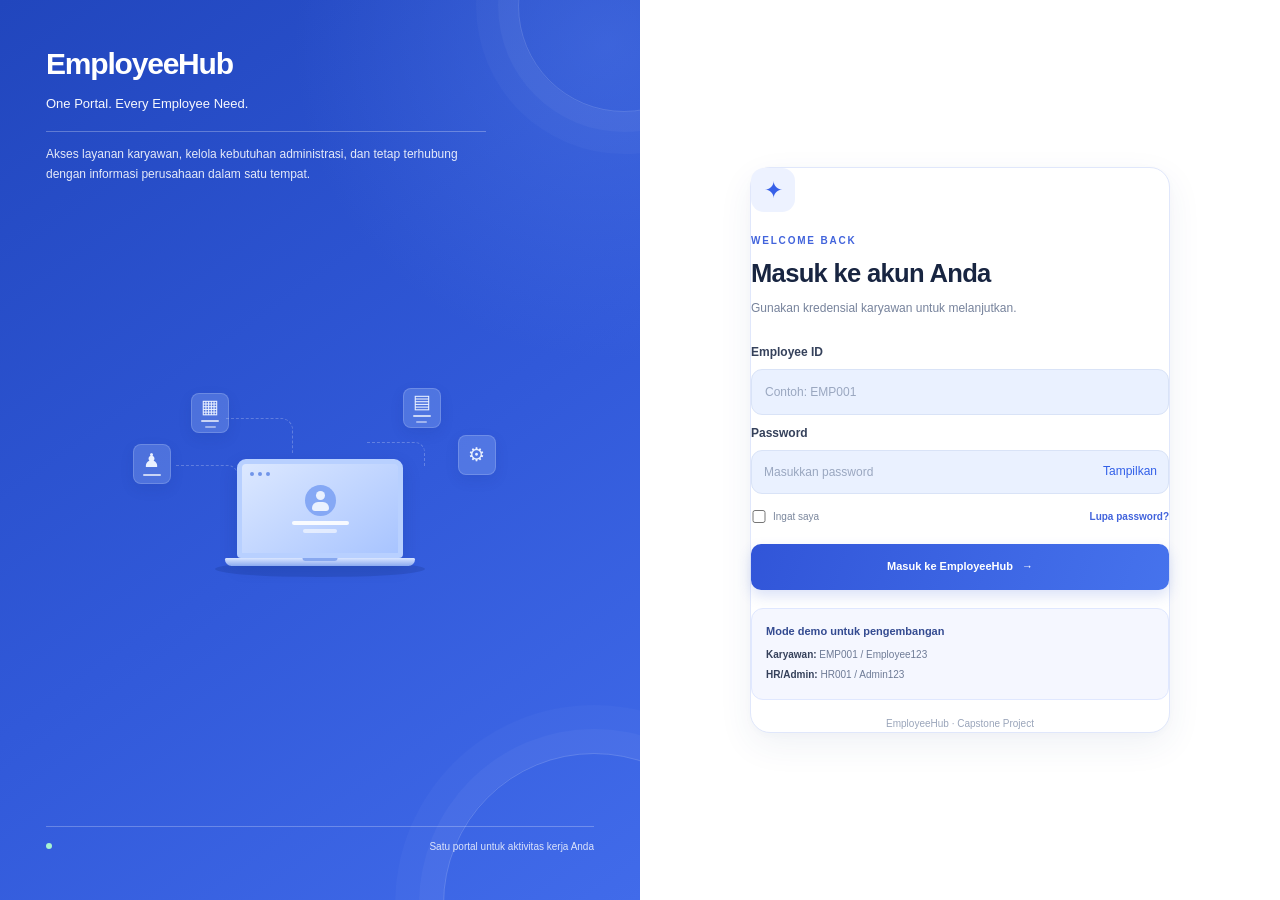
<file: index.html>
<!DOCTYPE html>
<html lang="id">
<head>
    <meta charset="UTF-8">
    <meta name="viewport" content="width=device-width, initial-scale=1.0">
    <meta name="description" content="EmployeeHub - Portal layanan mandiri karyawan">

    <title>Login | EmployeeHub</title>

    <link rel="stylesheet" href="css/style.css">
    <script src="js/auth.js" defer></script>
</head>
<body>

    <main class="login-layout">

        <!-- Panel kiri: Branding -->
       
<!-- Panel kiri: EmployeeHub Branding -->
<section class="login-brand">

    <div class="brand-left-top">
        <h1 class="brand-logo">EmployeeHub</h1>

        <p class="brand-tagline">
            One Portal. Every Employee Need.
        </p>

        <div class="brand-divider"></div>

        <p class="brand-copy">
            Akses layanan karyawan, kelola kebutuhan administrasi,
            dan tetap terhubung dengan informasi perusahaan
            dalam satu tempat.
        </p>
    </div>

    <!-- Ilustrasi workspace karyawan -->
    <div class="brand-illustration" aria-hidden="true">

        <div class="ill-connector connector-one"></div>
        <div class="ill-connector connector-two"></div>
        <div class="ill-connector connector-three"></div>

        <div class="ill-card ill-calendar">
            <span class="ill-symbol">▦</span>
            <span class="ill-card-line"></span>
            <span class="ill-card-line short"></span>
        </div>

        <div class="ill-card ill-people">
            <span class="ill-symbol">♟</span>
            <span class="ill-card-line"></span>
        </div>

        <div class="ill-card ill-document">
            <span class="ill-symbol">▤</span>
            <span class="ill-card-line"></span>
            <span class="ill-card-line short"></span>
        </div>

        <div class="ill-card ill-settings">
            <span class="ill-symbol">⚙</span>
        </div>

        <div class="ill-laptop">
            <div class="ill-screen">

                <div class="ill-screen-top">
                    <span></span>
                    <span></span>
                    <span></span>
                </div>

                <div class="ill-avatar">
                    <span></span>
                </div>

                <div class="ill-screen-line"></div>
                <div class="ill-screen-line small"></div>

            </div>

            <div class="ill-laptop-base"></div>
            <div class="ill-laptop-shadow"></div>
        </div>

    </div>

    <div class="brand-footer">
        <span class="pulse-dot"></span>
        <span>Satu portal untuk aktivitas kerja Anda</span>
    </div>

</section>



        <!-- Panel kanan: Login -->
        <section class="login-panel">

            <div class="login-form-wrap">

                <div class="mobile-brand">
                    <div class="brand-mark">EH</div>
                    <strong>EmployeeHub</strong>
                </div>

                <div class="welcome-icon" aria-hidden="true">✦</div>

                <p class="eyebrow blue">WELCOME BACK</p>

                <h2>Masuk ke akun Anda</h2>

                <p class="muted intro">
                    Gunakan kredensial karyawan untuk melanjutkan.
                </p>


                <form id="loginForm">

                    <label for="employeeId">Employee ID</label>

                    <input
                        type="text"
                        id="employeeId"
                        name="employeeId"
                        placeholder="Contoh: EMP001"
                        autocomplete="username"
                        required
                    >

                    <label for="password">Password</label>

                    <div class="password-wrap">

                        <input
                            type="password"
                            id="password"
                            name="password"
                            placeholder="Masukkan password"
                            autocomplete="current-password"
                            required
                        >

                        <button
                            type="button"
                            id="togglePassword"
                            class="password-toggle"
                            aria-label="Tampilkan password"
                            aria-pressed="false"
                        >
                            Tampilkan
                        </button>

                    </div>


                    <div class="form-row">

                        <label class="check-label">
                            <input
                                type="checkbox"
                                id="rememberMe"
                                name="rememberMe"
                            >
                            Ingat saya
                        </label>

                        <a
                            href="mailto:hr@employeehub.example?subject=Password%20Reset"
                            class="text-button"
                            style="text-decoration:none"
                        >
                            Lupa password?
                        </a>

                    </div>


                    <p
                        id="loginMessage"
                        class="form-error"
                        role="alert"
                        aria-live="polite"
                        hidden
                    ></p>


                    <button
                        type="submit"
                        id="loginButton"
                        class="btn btn-primary btn-full"
                    >
                        <span class="button-text">Masuk ke EmployeeHub</span>
                        <span aria-hidden="true">→</span>
                    </button>

                </form>


                <!-- Informasi akun demo -->
                <div class="demo-box">

                    <strong>Mode demo untuk pengembangan</strong>

                    <p><b>Karyawan:</b> EMP001 / Employee123</p>

                    <p><b>HR/Admin:</b> HR001 / Admin123</p>

                </div>


                <p class="login-legal">
                    EmployeeHub · Capstone Project
                </p>

            </div>

        </section>

    </main>

</body>
</html>
</file>
<file: css/style.css>
/* =========================================
   EMPLOYEEHUB
   Modern Employee Self-Service Portal
========================================= */

/* ---------- 1. GLOBAL VARIABLES ---------- */

:root {
    --primary: #3563e9;
    --primary-dark: #244ac0;
    --primary-light: #edf2ff;

    --secondary: #64748b;
    --success: #16845b;
    --success-light: #e7f7ef;
    --warning: #b7791f;
    --warning-light: #fff5db;
    --danger: #d14343;
    --danger-light: #fff0f0;

    --background: #f5f7fb;
    --surface: #ffffff;
    --surface-hover: #f8faff;

    --text: #17233b;
    --text-secondary: #68758a;
    --text-light: #94a0b3;

    --border: #e6eaf1;

    --sidebar-width: 260px;

    --radius-sm: 8px;
    --radius-md: 12px;
    --radius-lg: 18px;

    --shadow-sm: 0 2px 8px rgba(28, 44, 76, 0.04);
    --shadow-md: 0 8px 28px rgba(28, 44, 76, 0.07);
}

/* ---------- 2. RESET & BASE ---------- */

* {
    box-sizing: border-box;
}

html {
    scroll-behavior: smooth;
    scroll-padding-top: 90px;
}

body {
    margin: 0;
    font-family: "Inter", "Segoe UI", Arial, sans-serif;
    font-size: 14px;
    line-height: 1.6;
    color: var(--text);
    background: var(--background);
}

button,
input,
select,
textarea {
    font: inherit;
}

button {
    cursor: pointer;
}

button:disabled {
    cursor: not-allowed;
    opacity: 0.55;
}

a {
    color: inherit;
    text-decoration: none;
}

img {
    max-width: 100%;
}

h1,
h2,
h3,
h4,
p {
    margin-top: 0;
}

h1,
h2,
h3,
h4 {
    line-height: 1.3;
    letter-spacing: -0.025em;
}

::selection {
    color: #ffffff;
    background: var(--primary);
}

:focus-visible {
    outline: 3px solid rgba(53, 99, 233, 0.35);
    outline-offset: 3px;
}

/* ---------- 3. LOGIN PAGE ---------- */

.login-page {
    min-height: 100vh;
    display: flex;
    align-items: center;
    justify-content: center;
    padding: 32px;
    background:
        radial-gradient(
            circle at 10% 10%,
            rgba(53, 99, 233, 0.09),
            transparent 32%
        ),
        var(--background);
}

.login-container {
    display: grid;
    grid-template-columns: 1fr 1fr;
    width: 100%;
    max-width: 1060px;
    min-height: 610px;
    overflow: hidden;
    background: var(--surface);
    border: 1px solid var(--border);
    border-radius: 24px;
    box-shadow: 0 24px 80px rgba(28, 44, 76, 0.10);
}

/* Brand / left panel */

.brand-panel,
.login-brand-panel,
.login-brand {
    position: relative;
    display: flex;
    flex-direction: column;
    justify-content: space-between;
    padding: 48px;
    overflow: hidden;
    color: #ffffff;
    background:
        radial-gradient(
            circle at 80% 20%,
            rgba(255, 255, 255, 0.17),
            transparent 28%
        ),
        linear-gradient(145deg, #244ac0, #3563e9 58%, #6185f5);
}

.brand-panel::before,
.login-brand-panel::before,
.login-brand::before {
    position: absolute;
    right: -100px;
    bottom: -120px;
    width: 320px;
    height: 320px;
    content: "";
    border: 1px solid rgba(255, 255, 255, 0.17);
    border-radius: 50%;
    box-shadow:
        0 0 0 36px rgba(255, 255, 255, 0.035),
        0 0 0 72px rgba(255, 255, 255, 0.025);
    pointer-events: none;
}

.brand-content,
.brand-footer,
.brand-header,
.login-brand-content {
    position: relative;
    z-index: 1;
}

.brand-header,
.login-brand-header,
.brand-logo {
    display: flex;
    align-items: center;
    gap: 12px;
}

.brand-icon,
.logo-icon {
    display: grid;
    width: 44px;
    height: 44px;
    flex-shrink: 0;
    place-items: center;
    color: var(--primary);
    font-size: 22px;
    font-weight: 800;
    background: #ffffff;
    border-radius: 13px;
}

.brand-header h1,
.brand-header h2,
.login-brand-header h1,
.login-brand-header h2 {
    margin: 0;
    font-size: 20px;
    color: inherit;
}

.brand-header p,
.login-brand-header p {
    margin: 2px 0 0;
    color: rgba(255, 255, 255, 0.75);
    font-size: 12px;
}

.brand-content h2,
.login-brand-content h2 {
    max-width: 410px;
    margin-bottom: 20px;
    font-size: clamp(30px, 3.2vw, 42px);
    line-height: 1.2;
    letter-spacing: -0.04em;
}

.brand-content p,
.login-brand-content p {
    max-width: 400px;
    color: rgba(255, 255, 255, 0.83);
    font-size: 15px;
    line-height: 1.9;
}

.brand-footer,
.login-brand-footer {
    color: rgba(255, 255, 255, 0.72);
    font-size: 12px;
}

/* Login form panel */

.login-panel,
.login-form-panel,
.login-content,
.login-form-container {
    display: flex;
    flex-direction: column;
    justify-content: center;
    padding: 48px;
    background: #ffffff;
}

.login-panel h2,
.login-form-panel h2,
.login-content h2 {
    margin-bottom: 10px;
    font-size: 29px;
}

.login-subtitle,
.login-description {
    margin-bottom: 30px;
    color: var(--text-secondary);
}

.login-form {
    display: flex;
    flex-direction: column;
    gap: 18px;
}

.login-form .form-group {
    margin-bottom: 0;
}

.login-form label {
    display: block;
    margin-bottom: 8px;
    color: var(--text);
    font-size: 13px;
    font-weight: 600;
}

.login-form input {
    width: 100%;
    min-height: 48px;
    padding: 12px 14px;
    color: var(--text);
    background: #ffffff;
    border: 1px solid #dce2ec;
    border-radius: var(--radius-sm);
    outline: none;
    transition:
        border-color 0.2s ease,
        box-shadow 0.2s ease;
}

.login-form input:focus {
    border-color: var(--primary);
    box-shadow: 0 0 0 4px rgba(53, 99, 233, 0.10);
}

.login-form input::placeholder {
    color: #a1aabc;
}

.password-wrapper,
.password-input-wrapper {
    position: relative;
}

.password-wrapper input,
.password-input-wrapper input {
    padding-right: 48px;
}

.toggle-password,
.password-toggle {
    position: absolute;
    top: 50%;
    right: 12px;
    display: grid;
    width: 30px;
    height: 30px;
    place-items: center;
    color: var(--text-secondary);
    background: transparent;
    border: none;
    border-radius: 6px;
    transform: translateY(-50%);
}

.toggle-password:hover,
.password-toggle:hover {
    color: var(--primary);
    background: var(--primary-light);
}

.login-options,
.login-form-options {
    display: flex;
    align-items: center;
    justify-content: space-between;
    gap: 12px;
    flex-wrap: wrap;
}

.remember-me,
.checkbox-label {
    display: inline-flex;
    align-items: center;
    gap: 8px;
    color: var(--text-secondary);
    font-size: 12px;
}

.remember-me input,
.checkbox-label input {
    width: 15px;
    min-height: 15px;
    accent-color: var(--primary);
}

.forgot-password,
.login-link {
    color: var(--primary);
    font-size: 12px;
    font-weight: 600;
}

.forgot-password:hover,
.login-link:hover {
    text-decoration: underline;
}

.login-form button[type="submit"] {
    width: 100%;
    min-height: 49px;
    margin-top: 6px;
}

/* ---------- 4. BUTTONS ---------- */

.btn {
    display: inline-flex;
    min-height: 40px;
    align-items: center;
    justify-content: center;
    gap: 8px;
    padding: 10px 16px;
    font-size: 13px;
    font-weight: 600;
    line-height: 1.4;
    text-align: center;
    border: 1px solid transparent;
    border-radius: var(--radius-sm);
    transition:
        background 0.2s ease,
        color 0.2s ease,
        border-color 0.2s ease,
        transform 0.2s ease;
}

.btn:not(:disabled):active {
    transform: translateY(1px);
}

.btn-primary {
    color: #ffffff;
    background: var(--primary);
    border-color: var(--primary);
}

.btn-primary:hover:not(:disabled) {
    background: var(--primary-dark);
    border-color: var(--primary-dark);
}

.btn-secondary {
    color: var(--text);
    background: #ffffff;
    border-color: var(--border);
}

.btn-secondary:hover:not(:disabled) {
    background: var(--surface-hover);
    border-color: #cbd5e1;
}

.btn-danger {
    color: #ffffff;
    background: var(--danger);
    border-color: var(--danger);
}

.btn-danger:hover:not(:disabled) {
    background: #b92f2f;
}

.btn-success {
    color: #ffffff;
    background: var(--success);
    border-color: var(--success);
}

.btn-block {
    width: 100%;
}

.logout-button {
    width: 100%;
    text-align: left;
}

/* ---------- 5. APP LAYOUT ---------- */

.app-page {
    min-height: 100vh;
    background: var(--background);
}

.app-layout {
    min-height: 100vh;
}

.sidebar {
    position: fixed;
    z-index: 100;
    top: 0;
    bottom: 0;
    left: 0;
    display: flex;
    width: var(--sidebar-width);
    flex-direction: column;
    padding: 25px 17px 18px;
    overflow-y: auto;
    background: #ffffff;
    border-right: 1px solid var(--border);
}

.sidebar-brand {
    display: flex;
    align-items: center;
    gap: 12px;
    padding: 0 8px 28px;
}

.sidebar-brand .brand-icon {
    width: 42px;
    height: 42px;
    color: #ffffff;
    background: var(--primary);
    border-radius: 12px;
}

.sidebar-brand h2 {
    margin: 0;
    font-size: 17px;
    letter-spacing: -0.03em;
}

.sidebar-brand span {
    color: var(--text-secondary);
    font-size: 11px;
}

.sidebar-profile {
    display: flex;
    align-items: center;
    gap: 11px;
    margin-bottom: 28px;
    padding: 15px 12px;
    background: #f7f9fd;
    border: 1px solid #eef1f6;
    border-radius: var(--radius-md);
}

.profile-avatar {
    display: grid;
    width: 40px;
    height: 40px;
    flex-shrink: 0;
    place-items: center;
    color: var(--primary);
    font-size: 14px;
    font-weight: 700;
    background: #e5edff;
    border-radius: 50%;
}

.profile-details {
    display: flex;
    min-width: 0;
    flex-direction: column;
}

.profile-details strong {
    overflow: hidden;
    font-size: 12px;
    text-overflow: ellipsis;
    white-space: nowrap;
}

.profile-details span {
    color: var(--text-secondary);
    font-size: 11px;
}

.sidebar-nav {
    display: flex;
    flex-direction: column;
    gap: 6px;
}

.nav-heading {
    margin: 0 0 9px;
    padding: 0 12px;
    color: var(--text-light);
    font-size: 10px;
    font-weight: 700;
    letter-spacing: 0.12em;
}

.sidebar-link {
    display: flex;
    min-height: 44px;
    align-items: center;
    gap: 12px;
    padding: 11px 13px;
    color: #68758a;
    font-size: 13px;
    font-weight: 500;
    background: transparent;
    border: none;
    border-radius: var(--radius-sm);
    transition:
        color 0.2s ease,
        background 0.2s ease;
}

.sidebar-link:hover {
    color: var(--primary);
    background: #f4f7ff;
}

.sidebar-link.active {
    color: var(--primary);
    font-weight: 600;
    background: var(--primary-light);
}

.nav-icon {
    display: inline-grid;
    width: 22px;
    flex-shrink: 0;
    place-items: center;
    font-size: 17px;
}

.sidebar-bottom {
    margin-top: auto;
    padding-top: 24px;
    border-top: 1px solid var(--border);
}

.logout-button:hover {
    color: var(--danger);
    background: var(--danger-light);
}

.sidebar-overlay {
    display: none;
}

.sidebar-toggle {
    display: none;
}

/* ---------- 6. MAIN CONTENT & TOPBAR ---------- */

.main-content {
    min-width: 0;
    min-height: 100vh;
    margin-left: var(--sidebar-width);
    padding: 28px 34px 20px;
}

.topbar {
    display: flex;
    min-height: 58px;
    align-items: center;
    justify-content: space-between;
    gap: 18px;
    margin-bottom: 28px;
}

.topbar-left,
.topbar-right {
    display: flex;
    align-items: center;
    gap: 14px;
}

.topbar-label {
    margin: 0 0 3px;
    color: var(--text-secondary);
    font-size: 11px;
}

.page-title {
    margin: 0;
    font-size: 25px;
    font-weight: 750;
}

.date-display {
    display: flex;
    align-items: center;
    gap: 8px;
    padding: 10px 13px;
    color: var(--text-secondary);
    font-size: 12px;
    background: #ffffff;
    border: 1px solid var(--border);
    border-radius: var(--radius-sm);
}

/* ---------- 7. WELCOME SECTION ---------- */

.welcome-section {
    position: relative;
    display: flex;
    min-height: 185px;
    align-items: center;
    justify-content: space-between;
    gap: 24px;
    margin-bottom: 25px;
    padding: 30px 34px;
    overflow: hidden;
    color: #ffffff;
    background: linear-gradient(115deg, #2e55cf, #4c78ee);
    border-radius: var(--radius-lg);
    box-shadow: 0 10px 25px rgba(53, 99, 233, 0.12);
}

.welcome-section > div:first-child {
    position: relative;
    z-index: 1;
    max-width: 650px;
}

.welcome-eyebrow {
    margin-bottom: 10px;
    color: rgba(255, 255, 255, 0.78);
    font-size: 10px;
    font-weight: 700;
    letter-spacing: 0.15em;
}

.welcome-section h2 {
    margin-bottom: 9px;
    font-size: clamp(22px, 2.6vw, 30px);
    line-height: 1.3;
}

.welcome-section p:last-child {
    max-width: 540px;
    margin-bottom: 0;
    color: rgba(255, 255, 255, 0.83);
    font-size: 13px;
}

.welcome-decoration {
    position: relative;
    display: grid;
    width: 140px;
    height: 140px;
    flex-shrink: 0;
    place-items: center;
}

.welcome-decoration::before,
.welcome-decoration::after {
    position: absolute;
    width: 120px;
    height: 120px;
    content: "";
    border: 1px solid rgba(255, 255, 255, 0.18);
    border-radius: 50%;
}

.welcome-decoration::after {
    width: 90px;
    height: 90px;
}

.welcome-decoration-circle {
    position: relative;
    z-index: 1;
    display: grid;
    width: 68px;
    height: 68px;
    place-items: center;
    color: #ffffff;
    font-size: 25px;
    font-weight: 800;
    background: rgba(255, 255, 255, 0.15);
    border: 1px solid rgba(255, 255, 255, 0.25);
    border-radius: 20px;
    backdrop-filter: blur(6px);
}

/* ---------- 8. STAT CARDS ---------- */

.stats-grid {
    display: grid;
    grid-template-columns: repeat(3, minmax(0, 1fr));
    gap: 18px;
    margin-bottom: 30px;
}

.stat-card {
    display: flex;
    min-width: 0;
    align-items: flex-start;
    gap: 15px;
    padding: 22px 20px;
    background: var(--surface);
    border: 1px solid var(--border);
    border-radius: var(--radius-md);
    box-shadow: var(--shadow-sm);
    transition:
        transform 0.2s ease,
        box-shadow 0.2s ease;
}

.stat-card:hover {
    transform: translateY(-2px);
    box-shadow: var(--shadow-md);
}

.stat-icon {
    display: grid;
    width: 46px;
    height: 46px;
    flex-shrink: 0;
    place-items: center;
    font-size: 20px;
    font-weight: 700;
    border-radius: 12px;
}

.stat-icon-blue {
    color: var(--primary);
    background: #eaf0ff;
}

.stat-icon-green {
    color: var(--success);
    background: var(--success-light);
}

.stat-icon-purple {
    color: #7851c9;
    background: #f0eaff;
}

.stat-icon-red {
    color: var(--danger);
    background: var(--danger-light);
}

.stat-content {
    min-width: 0;
}

.stat-content p {
    margin-bottom: 8px;
    color: var(--text-secondary);
    font-size: 12px;
}

.stat-content h3 {
    margin-bottom: 5px;
    overflow-wrap: anywhere;
    font-size: 23px;
    font-weight: 750;
}

.stat-content span {
    color: var(--text-light);
    font-size: 11px;
}

/* ---------- 9. SECTIONS ---------- */

.content-section {
    margin-bottom: 30px;
    scroll-margin-top: 24px;
}

.section-heading {
    display: flex;
    align-items: center;
    justify-content: space-between;
    gap: 15px;
    margin-bottom: 16px;
}

.section-heading h2 {
    margin-bottom: 5px;
    font-size: 18px;
}

.section-heading p {
    margin-bottom: 0;
    color: var(--text-secondary);
    font-size: 12px;
}

.section-icon {
    display: grid;
    width: 42px;
    height: 42px;
    flex-shrink: 0;
    place-items: center;
    color: var(--primary);
    font-size: 19px;
    background: var(--primary-light);
    border-radius: 12px;
}

/* ---------- 10. CARDS ---------- */

.card {
    min-width: 0;
    padding: 24px;
    background: var(--surface);
    border: 1px solid var(--border);
    border-radius: var(--radius-md);
    box-shadow: var(--shadow-sm);
}

.attendance-card {
    display: flex;
    flex-direction: column;
    gap: 22px;
}

.attendance-info {
    display: flex;
    align-items: center;
    gap: 17px;
}

.attendance-illustration {
    display: grid;
    width: 60px;
    height: 60px;
    flex-shrink: 0;
    place-items: center;
    font-size: 26px;
    background: #edf2ff;
    border-radius: 15px;
}

.attendance-info h3 {
    margin-bottom: 6px;
    font-size: 16px;
}

.attendance-info p {
    max-width: 520px;
    margin-bottom: 0;
    color: var(--text-secondary);
    font-size: 12px;
}

.attendance-actions {
    display: flex;
    flex-wrap: wrap;
    gap: 12px;
}

.attendance-actions .btn {
    min-width: 150px;
}

/* ---------- 11. FORMS ---------- */

.form-card {
    padding: 28px;
}

.form-group {
    display: flex;
    min-width: 0;
    flex-direction: column;
    margin-bottom: 19px;
}

.form-group label {
    margin-bottom: 8px;
    color: var(--text);
    font-size: 12px;
    font-weight: 650;
}

.form-control {
    width: 100%;
    min-height: 44px;
    padding: 11px 13px;
    color: var(--text);
    background: #ffffff;
    border: 1px solid #dce2ec;
    border-radius: var(--radius-sm);
    outline: none;
    transition:
        border-color 0.2s ease,
        box-shadow 0.2s ease;
}

.form-control:focus {
    border-color: var(--primary);
    box-shadow: 0 0 0 4px rgba(53, 99, 233, 0.09);
}

.form-control::placeholder {
    color: #a1aabc;
}

textarea.form-control {
    min-height: 110px;
    resize: vertical;
}

select.form-control {
    cursor: pointer;
}

.form-row {
    display: grid;
    grid-template-columns: repeat(3, minmax(0, 1fr));
    gap: 18px;
}

.form-row .form-group {
    margin-bottom: 19px;
}

.form-actions {
    display: flex;
    justify-content: flex-end;
    gap: 12px;
    margin-top: 5px;
}

/* ---------- 12. TABLES ---------- */

.table-card {
    padding: 0;
    overflow: hidden;
}

.table-responsive {
    width: 100%;
    overflow-x: auto;
    overscroll-behavior-x: contain;
}

.data-table {
    width: 100%;
    min-width: 620px;
    border-collapse: collapse;
    text-align: left;
}

.data-table th {
    padding: 15px 18px;
    color: #65728a;
    font-size: 11px;
    font-weight: 700;
    white-space: nowrap;
    background: #f8faff;
    border-bottom: 1px solid var(--border);
}

.data-table td {
    padding: 16px 18px;
    color: #4c5970;
    font-size: 12px;
    vertical-align: middle;
    border-bottom: 1px solid #edf0f5;
}

.data-table tbody tr:last-child td {
    border-bottom: none;
}

.data-table tbody tr:hover {
    background: #fafbfe;
}

.data-table td .btn {
    min-height: 32px;
    margin: 2px 4px 2px 0;
    padding: 6px 10px;
    font-size: 11px;
}

.data-table td.empty-state,
.empty-state {
    padding: 32px 18px;
    color: var(--text-light);
    text-align: center;
}

/* ---------- 13. STATUS BADGES ---------- */

.status-badge {
    display: inline-flex;
    min-height: 26px;
    align-items: center;
    justify-content: center;
    padding: 5px 10px;
    font-size: 11px;
    font-weight: 650;
    white-space: nowrap;
    border-radius: 6px;
}

.status-pending {
    color: var(--warning);
    background: var(--warning-light);
}

.status-approved {
    color: var(--success);
    background: var(--success-light);
}

.status-rejected {
    color: var(--danger);
    background: var(--danger-light);
}

/* ---------- 14. MESSAGES ---------- */

.login-message {
    margin-top: 14px;
    padding: 12px 14px;
    font-size: 12px;
    line-height: 1.6;
    border: 1px solid transparent;
    border-radius: var(--radius-sm);
}

.login-message:empty {
    display: none;
}

.login-message.success {
    color: #176c4d;
    background: #eaf8f0;
    border-color: #c8ebd8;
}

.login-message.error {
    color: #a42e2e;
    background: #fff0f0;
    border-color: #f4cece;
}

.login-message.warning {
    color: #895c13;
    background: #fff7e5;
    border-color: #f2e0b6;
}

/* ---------- 15. COMPANY INFORMATION ---------- */

.company-info-card {
    display: flex;
    align-items: flex-start;
    gap: 18px;
}

.company-info-icon {
    display: grid;
    width: 52px;
    height: 52px;
    flex-shrink: 0;
    place-items: center;
    color: var(--primary);
    font-size: 24px;
    background: var(--primary-light);
    border-radius: 14px;
}

.company-info-card h3 {
    margin-bottom: 8px;
    font-size: 16px;
}

.company-info-card p {
    margin-bottom: 10px;
    color: var(--text-secondary);
    font-size: 12px;
    line-height: 1.8;
}

.company-info-card .company-info-note {
    margin-bottom: 0;
    color: var(--text-light);
}

/* ---------- 16. FOOTER ---------- */

.app-footer {
    padding: 22px 0 8px;
    color: var(--text-light);
    font-size: 11px;
    text-align: center;
    border-top: 1px solid var(--border);
}

.app-footer p {
    margin: 0;
}

/* ---------- 17. RESPONSIVE TABLET ---------- */

@media (max-width: 1100px) {
    :root {
        --sidebar-width: 230px;
    }

    .main-content {
        padding: 25px 24px 20px;
    }

    .stats-grid {
        grid-template-columns: repeat(2, minmax(0, 1fr));
    }

    .welcome-section {
        padding: 26px;
    }

    .form-row {
        grid-template-columns: repeat(2, minmax(0, 1fr));
        gap: 0 16px;
    }
}

/* ---------- 18. RESPONSIVE MOBILE ---------- */

@media (max-width: 760px) {
    :root {
        --sidebar-width: 260px;
    }

    .sidebar {
        transform: translateX(-100%);
        transition: transform 0.25s ease;
        box-shadow: none;
    }

    .sidebar.sidebar-open {
        transform: translateX(0);
        box-shadow: 12px 0 40px rgba(16, 30, 60, 0.12);
    }

    .sidebar-overlay.overlay-visible {
        position: fixed;
        z-index: 90;
        inset: 0;
        display: block;
        background: rgba(15, 23, 42, 0.40);
    }

    .sidebar-toggle {
        display: grid;
        width: 40px;
        height: 40px;
        flex-shrink: 0;
        place-items: center;
        color: var(--text);
        font-size: 20px;
        background: #ffffff;
        border: 1px solid var(--border);
        border-radius: var(--radius-sm);
    }

    .main-content {
        margin-left: 0;
        padding: 20px 17px;
    }

    .topbar {
        align-items: flex-start;
        margin-bottom: 22px;
    }

    .topbar-left {
        align-items: flex-start;
    }

    .page-title {
        font-size: 21px;
    }

    .date-display {
        padding: 8px;
        font-size: 10px;
    }

    .welcome-section {
        min-height: auto;
        padding: 25px 22px;
    }

    .welcome-decoration {
        width: 80px;
        height: 80px;
    }

    .welcome-decoration::before {
        width: 80px;
        height: 80px;
    }

    .welcome-decoration::after {
        width: 60px;
        height: 60px;
    }

    .welcome-decoration-circle {
        width: 44px;
        height: 44px;
        font-size: 17px;
        border-radius: 12px;
    }

    .stats-grid {
        grid-template-columns: repeat(2, minmax(0, 1fr));
        gap: 12px;
    }

    .stat-card {
        gap: 10px;
        padding: 16px 13px;
    }

    .stat-icon {
        width: 36px;
        height: 36px;
        font-size: 16px;
    }

    .stat-content p {
        font-size: 11px;
    }

    .stat-content h3 {
        font-size: 19px;
    }

    .card {
        padding: 18px;
    }

    .table-card {
        padding: 0;
    }

    .form-card {
        padding: 20px;
    }

    .form-row {
        grid-template-columns: 1fr;
        gap: 0;
    }

    .attendance-info {
        align-items: flex-start;
    }

    .attendance-actions {
        flex-direction: column;
    }

    .attendance-actions .btn {
        width: 100%;
    }

    .company-info-card {
        gap: 13px;
    }

    .company-info-icon {
        width: 42px;
        height: 42px;
        font-size: 20px;
    }

    .login-page {
        padding: 18px;
    }

    .login-container {
        grid-template-columns: 1fr;
        max-width: 480px;
        min-height: auto;
        border-radius: 18px;
    }

    .brand-panel,
    .login-brand-panel,
    .login-brand {
        min-height: 220px;
        padding: 28px;
    }

    .brand-content h2,
    .login-brand-content h2 {
        margin-top: 28px;
        margin-bottom: 10px;
        font-size: 27px;
    }

    .brand-content p,
    .login-brand-content p {
        font-size: 12px;
        line-height: 1.7;
    }

    .brand-footer,
    .login-brand-footer {
        margin-top: 20px;
    }

    .login-panel,
    .login-form-panel,
    .login-content,
    .login-form-container {
        padding: 30px 25px;
    }
}

/* ---------- 19. SMALL MOBILE ---------- */

@media (max-width: 420px) {
    .main-content {
        padding: 16px 12px;
    }

    .topbar {
        gap: 8px;
    }

    .topbar-left {
        gap: 9px;
    }

    .topbar-label {
        font-size: 10px;
    }

    .page-title {
        font-size: 18px;
    }

    .date-display {
        max-width: 125px;
        line-height: 1.4;
    }

    .welcome-section {
        padding: 22px 17px;
    }

    .welcome-section h2 {
        font-size: 21px;
    }

    .welcome-section p:last-child {
        font-size: 11px;
    }

    .welcome-decoration {
        display: none;
    }

    .stats-grid {
        gap: 9px;
    }

    .stat-card {
        flex-direction: column;
        padding: 13px;
    }

    .stat-content h3 {
        font-size: 17px;
    }

    .section-heading h2 {
        font-size: 16px;
    }

    .card {
        padding: 15px;
    }

    .table-card {
        padding: 0;
    }

    .attendance-info {
        flex-direction: column;
    }

    .company-info-card {
        flex-direction: column;
    }

    .form-card {
        padding: 16px;
    }
}

/* ---------- 20. REDUCED MOTION ---------- */

@media (prefers-reduced-motion: reduce) {
    *,
    *::before,
    *::after {
        scroll-behavior: auto !important;
        transition-duration: 0.01ms !important;
        animation-duration: 0.01ms !important;
        animation-iteration-count: 1 !important;
    }
}

/* ===== FIX LOGIN PAGE LAYOUT ===== */

.login-page {
    min-height: 100vh;
    display: flex;
    align-items: center;
    justify-content: center;
    padding: 24px;
    box-sizing: border-box;
}

.login-container {
    width: 100%;
    max-width: 1100px;
    min-height: 600px;
    display: grid;
    grid-template-columns: 1fr 1fr;
    overflow: hidden;
    border-radius: 24px;
    background: #ffffff;
    box-shadow: 0 20px 60px rgba(15, 23, 42, 0.12);
}

.brand-panel {
    position: relative;
    min-width: 0;
    padding: 48px;
    box-sizing: border-box;
    background: linear-gradient(135deg, #2447c5, #4169f5);
    color: #ffffff;
    z-index: 1;
}

.login-panel {
    position: relative;
    min-width: 0;
    width: 100%;
    padding: 48px;
    box-sizing: border-box;
    background: #ffffff;
    color: #172033;
    display: flex;
    flex-direction: column;
    justify-content: center;
}

.login-panel form {
    width: 100%;
}

.login-panel input:not([type="checkbox"]),
.login-panel input:not([type="checkbox"]):focus {
    width: 100%;
    min-width: 0;
    box-sizing: border-box;
}

.login-panel input[type="checkbox"] {
    width: 16px;
    height: 16px;
    min-width: 16px;
    margin: 0;
    padding: 0;
    flex-shrink: 0;
    accent-color: #3157dc;
    cursor: pointer;
}

.login-panel button {
    max-width: 100%;
    box-sizing: border-box;
}

.login-panel .remember-row,
.login-panel .remember-me,
.login-panel .form-options {
    display: flex;
    align-items: center;
    gap: 8px;
    flex-wrap: wrap;
}

.login-panel .remember-row label,
.login-panel .remember-me label,
.login-panel .form-options label {
    margin: 0;
}

@media (max-width: 768px) {
    .login-page {
        padding: 16px;
        align-items: flex-start;
    }

    .login-container {
        grid-template-columns: 1fr;
        max-width: 480px;
        min-height: auto;
    }

    .brand-panel {
        padding: 28px;
    }

    .login-panel {
        padding: 28px;
    }
}

@media (max-width: 420px) {
    .brand-panel,
    .login-panel {
        padding: 22px;
    }
}

/* =========================================
   EMPLOYEEHUB - LOGIN PAGE LAYOUT FIX
   Sesuai dengan class di index.html
========================================= */

.login-page {
    min-height: 100vh;
    margin: 0;
    padding: 32px;
    display: flex;
    align-items: center;
    justify-content: center;
    background: #f1f5fb;
    box-sizing: border-box;
}

.login-container {
    width: 100%;
    max-width: 1160px;
    min-height: 700px;
    display: grid;
    grid-template-columns: 1fr 1fr;
    overflow: hidden;
    background: #ffffff;
    border-radius: 24px;
    box-shadow: 0 24px 70px rgba(28, 44, 90, 0.12);
}

/* PANEL KIRI */

.login-brand {
    min-width: 0;
    padding: 42px 48px 28px;
    display: flex;
    flex-direction: column;
    justify-content: space-between;
    color: #ffffff;
    background: linear-gradient(145deg, #1939a6 0%, #3157dc 55%, #5277f5 100%);
    box-sizing: border-box;
}

.brand-content {
    width: 100%;
}

.brand-logo {
    display: inline-flex;
    align-items: center;
    gap: 12px;
    color: #ffffff;
    text-decoration: none;
    font-size: 20px;
    font-weight: 700;
}

.brand-logo-icon {
    width: 42px;
    height: 42px;
    display: inline-flex;
    align-items: center;
    justify-content: center;
    flex-shrink: 0;
    border-radius: 12px;
    background: rgba(255, 255, 255, 0.18);
    border: 1px solid rgba(255, 255, 255, 0.25);
    font-size: 15px;
    font-weight: 800;
}

.brand-logo-text {
    color: inherit;
}

.brand-message {
    margin-top: 68px;
}

.eyebrow {
    display: inline-block;
    margin-bottom: 18px;
    font-size: 10px;
    font-weight: 700;
    letter-spacing: 2px;
    line-height: 1.6;
    color: #dce5ff;
}

.brand-message h1 {
    margin: 0 0 20px;
    max-width: 430px;
    color: #ffffff;
    font-size: clamp(30px, 3vw, 43px);
    font-weight: 750;
    line-height: 1.18;
    letter-spacing: -1.3px;
}

.brand-message h1 span {
    display: block;
    color: #cbd8ff;
}

.brand-message p {
    max-width: 410px;
    margin: 0;
    color: #e1e8ff;
    font-size: 14px;
    line-height: 1.9;
}

.brand-features {
    display: grid;
    gap: 22px;
    margin-top: 42px;
}

.brand-feature {
    display: flex;
    align-items: center;
    gap: 14px;
}

.feature-icon {
    width: 40px;
    height: 40px;
    display: flex;
    align-items: center;
    justify-content: center;
    flex-shrink: 0;
    border-radius: 12px;
    background: rgba(255, 255, 255, 0.13);
    color: #ffffff;
    font-size: 12px;
    font-weight: 700;
}

.brand-feature h3 {
    margin: 0 0 4px;
    color: #ffffff;
    font-size: 13px;
    font-weight: 700;
}

.brand-feature p {
    margin: 0;
    color: #dce5ff;
    font-size: 12px;
    line-height: 1.6;
}

.brand-footer {
    display: flex;
    justify-content: space-between;
    gap: 12px;
    flex-wrap: wrap;
    margin-top: 40px;
    padding-top: 18px;
    border-top: 1px solid rgba(255, 255, 255, 0.2);
    color: #dce5ff;
    font-size: 10px;
}

/* PANEL KANAN */

.login-form-section {
    min-width: 0;
    display: flex;
    align-items: center;
    justify-content: center;
    padding: 44px 48px;
    background: #ffffff;
    box-sizing: border-box;
}

.login-form-wrapper {
    width: 100%;
    max-width: 390px;
    min-width: 0;
    margin: 0 auto;
}

.mobile-brand {
    display: none;
}

.login-heading {
    margin-bottom: 30px;
}

.welcome-label {
    display: inline-block;
    margin-bottom: 12px;
    color: #3157dc;
    font-size: 13px;
    font-weight: 700;
}

.login-heading h2 {
    margin: 0 0 10px;
    color: #172033;
    font-size: clamp(24px, 2.3vw, 30px);
    font-weight: 750;
    line-height: 1.3;
    letter-spacing: -0.7px;
}

.login-heading p {
    margin: 0;
    color: #748096;
    font-size: 13px;
    line-height: 1.7;
}

/* FORM */

.login-form {
    display: flex;
    flex-direction: column;
    gap: 20px;
    width: 100%;
    margin: 0;
}

.login-form .form-group {
    display: flex;
    flex-direction: column;
    gap: 9px;
    width: 100%;
    min-width: 0;
}

.login-form .form-group > label {
    color: #273248;
    font-size: 12px;
    font-weight: 700;
}

.login-form input:not([type="checkbox"]) {
    display: block;
    width: 100%;
    height: 48px;
    min-width: 0;
    margin: 0;
    padding: 0 14px;
    border: 1px solid #dce2ec;
    border-radius: 10px;
    outline: none;
    background: #ffffff;
    color: #172033;
    font-family: inherit;
    font-size: 13px;
    box-sizing: border-box;
    transition: border-color 0.2s, box-shadow 0.2s;
}

.login-form input:not([type="checkbox"]):focus {
    border-color: #4169f5;
    box-shadow: 0 0 0 3px rgba(65, 105, 245, 0.12);
}

.login-form input::placeholder {
    color: #a0a9ba;
}

.password-wrapper {
    position: relative;
    display: flex;
    align-items: center;
    width: 100%;
    min-width: 0;
}

.login-form .password-wrapper input {
    padding-right: 70px;
}

.password-toggle {
    position: absolute;
    right: 12px;
    top: 50%;
    transform: translateY(-50%);
    padding: 6px;
    border: none;
    background: transparent;
    color: #3157dc;
    font-family: inherit;
    font-size: 12px;
    font-weight: 700;
    cursor: pointer;
}

/* REMEMBER ME */

.login-form .form-options {
    display: flex;
    align-items: center;
    justify-content: space-between;
    flex-wrap: wrap;
    gap: 12px;
    width: 100%;
    margin: 0;
}

.login-form .remember-option {
    display: inline-flex;
    align-items: center;
    gap: 8px;
    margin: 0;
    color: #596579;
    font-size: 12px;
    font-weight: 400;
    cursor: pointer;
}

.login-form .remember-option input[type="checkbox"] {
    appearance: auto;
    -webkit-appearance: checkbox;
    width: 15px;
    height: 15px;
    min-width: 15px;
    margin: 0;
    padding: 0;
    flex-shrink: 0;
    accent-color: #3157dc;
    cursor: pointer;
}

.forgot-password {
    color: #3157dc;
    font-size: 12px;
    font-weight: 600;
    text-decoration: none;
}

.forgot-password:hover {
    text-decoration: underline;
}

/* TOMBOL LOGIN */

.login-form .login-button {
    display: flex;
    align-items: center;
    justify-content: center;
    gap: 12px;
    width: 100%;
    min-height: 49px;
    margin: 0;
    padding: 12px 18px;
    border: none;
    border-radius: 10px;
    background: #3157dc;
    color: #ffffff;
    font-family: inherit;
    font-size: 14px;
    font-weight: 700;
    cursor: pointer;
    transition: background 0.2s, transform 0.2s;
}

.login-form .login-button:hover {
    background: #2445bd;
    transform: translateY(-1px);
}

.login-form .login-button:disabled {
    opacity: 0.7;
    cursor: not-allowed;
    transform: none;
}

.button-arrow {
    font-size: 18px;
}

.login-message {
    padding: 11px 13px;
    border-radius: 8px;
    font-size: 12px;
    line-height: 1.6;
}

.login-message[hidden] {
    display: none !important;
}

.login-message.error {
    background: #fff0f0;
    color: #bd3030;
}

.login-message.success {
    background: #eaf9ef;
    color: #187644;
}

/* PEMBATAS DAN BANTUAN */

.login-divider {
    display: flex;
    align-items: center;
    gap: 14px;
    margin: 27px 0 20px;
    color: #98a2b3;
    font-size: 9px;
    font-weight: 700;
    letter-spacing: 1.5px;
    text-align: center;
}

.login-divider::before,
.login-divider::after {
    content: "";
    flex: 1;
    height: 1px;
    background: #e9edf4;
}

.login-divider span {
    white-space: nowrap;
}

.login-help {
    display: flex;
    align-items: flex-start;
    gap: 11px;
    padding: 14px;
    border: 1px solid #e5eaff;
    border-radius: 10px;
    background: #f7f8ff;
}

.help-icon {
    width: 19px;
    height: 19px;
    display: flex;
    align-items: center;
    justify-content: center;
    flex-shrink: 0;
    border-radius: 50%;
    background: #e1e8ff;
    color: #3157dc;
    font-size: 11px;
    font-weight: 700;
}

.login-help p {
    margin: 0;
    color: #64718a;
    font-size: 11px;
    line-height: 1.8;
}

.login-terms {
    margin: 20px 0 0;
    color: #9aa3b2;
    font-size: 10px;
    line-height: 1.7;
    text-align: center;
}

/* RESPONSIVE */

@media (max-width: 900px) {
    .login-page {
        padding: 20px;
    }

    .login-container {
        max-width: 720px;
        min-height: 0;
        grid-template-columns: 0.9fr 1.1fr;
    }

    .login-brand {
        padding: 32px 28px 24px;
    }

    .brand-message {
        margin-top: 45px;
    }

    .brand-features {
        gap: 18px;
        margin-top: 30px;
    }

    .brand-footer {
        font-size: 9px;
    }

    .login-form-section {
        padding: 36px 28px;
    }
}

@media (max-width: 640px) {
    .login-page {
        align-items: flex-start;
        padding: 14px;
    }

    .login-container {
        width: 100%;
        max-width: 440px;
        min-height: 0;
        grid-template-columns: 1fr;
        border-radius: 18px;
    }

    .login-brand {
        display: block;
        padding: 25px 24px;
    }

    .brand-message {
        margin-top: 30px;
    }

    .brand-message h1 {
        font-size: 30px;
    }

    .brand-message p {
        font-size: 12px;
    }

    .brand-features {
        display: none;
    }

    .brand-footer {
        margin-top: 24px;
        padding-top: 14px;
    }

    .login-form-section {
        padding: 30px 24px;
    }

    .login-form-wrapper {
        max-width: none;
    }

    .mobile-brand {
        display: none;
    }

    .login-heading {
        margin-bottom: 24px;
    }

    .login-heading h2 {
        font-size: 25px;
    }
}

@media (max-width: 360px) {
    .login-page {
        padding: 8px;
    }

    .login-brand,
    .login-form-section {
        padding: 22px 18px;
    }

    .login-form .form-options {
        align-items: flex-start;
        flex-direction: column;
    }
}

/* ===== FIX LOGIN: BRANDING KIRI, FORM KANAN ===== */

@media screen and (min-width: 701px) {
    html,
    body {
        width: 100%;
        min-height: 100%;
        margin: 0;
    }

    body {
        overflow-x: hidden;
    }

    body main.login-layout {
        display: grid !important;
        grid-template-columns: minmax(0, 1fr) minmax(0, 1fr) !important;
        grid-template-rows: minmax(100vh, auto) !important;
        width: 100% !important;
        max-width: none !important;
        min-height: 100vh;
        min-height: 100dvh;
        height: auto;
        margin: 0 !important;
        padding: 0 !important;
        box-sizing: border-box;
        align-items: stretch;
        gap: 0 !important;
    }

    body main.login-layout > section.login-brand {
        display: flex !important;
        grid-column: 1 !important;
        grid-row: 1 !important;
        width: 100% !important;
        min-width: 0;
        max-width: none !important;
        min-height: 100vh;
        min-height: 100dvh;
        box-sizing: border-box;
    }

    body main.login-layout > section.login-panel {
        display: flex !important;
        grid-column: 2 !important;
        grid-row: 1 !important;
        width: 100% !important;
        min-width: 0;
        max-width: none !important;
        min-height: 100vh;
        min-height: 100dvh;
        box-sizing: border-box;
        justify-content: center;
        align-items: center;
        overflow-y: auto;
    }

    .login-form-wrap {
        width: 100%;
        max-width: 420px;
        margin: auto;
        box-sizing: border-box;
    }

    .mobile-brand {
        display: none !important;
    }
}

/* =========================================
   EMPLOYEEHUB - LEFT BRANDING PANEL
   ========================================= */

body main.login-layout > section.login-brand {
    position: relative;
    isolation: isolate;
    display: flex;
    flex-direction: column;
    justify-content: space-between;
    align-items: stretch;
    gap: 12px;

    min-width: 0;
    min-height: 100vh;
    min-height: 100dvh;
    padding: clamp(28px, 4vw, 46px);

    box-sizing: border-box;
    overflow: hidden;

    color: #ffffff;

    background:
        radial-gradient(
            circle at 95% 5%,
            rgba(112, 153, 255, 0.25),
            transparent 30%
        ),
        linear-gradient(
            145deg,
            #2146bd 0%,
            #3159d9 55%,
            #416bea 100%
        );
}

/* Ornamen lingkaran di sudut kanan atas */
body main.login-layout > section.login-brand::before {
    content: "";
    position: absolute;
    z-index: -1;
    top: -100px;
    right: -90px;

    width: 210px;
    height: 210px;

    border: 1px solid rgba(255, 255, 255, 0.15);
    border-radius: 50%;

    box-shadow:
        0 0 0 20px rgba(255, 255, 255, 0.035),
        0 0 0 42px rgba(255, 255, 255, 0.025);

    pointer-events: none;
}

/* Ornamen lingkaran di bagian bawah */
body main.login-layout > section.login-brand::after {
    content: "";
    position: absolute;
    z-index: -1;
    right: -105px;
    bottom: -155px;

    width: 300px;
    height: 300px;

    border: 1px solid rgba(255, 255, 255, 0.18);
    border-radius: 50%;

    box-shadow:
        0 0 0 24px rgba(255, 255, 255, 0.035),
        0 0 0 48px rgba(255, 255, 255, 0.025);

    pointer-events: none;
}

/* Bagian judul dan deskripsi */
body main.login-layout .brand-left-top {
    position: relative;
    z-index: 1;
}

body main.login-layout .brand-logo {
    margin: 0;
    color: #ffffff;

    font-size: clamp(25px, 2.5vw, 30px);
    font-weight: 800;
    letter-spacing: -1.2px;
    line-height: 1.2;
}

body main.login-layout .brand-tagline {
    margin: 12px 0 0;

    color: rgba(255, 255, 255, 0.96);
    font-size: 13px;
    font-weight: 500;
    line-height: 1.6;
}

body main.login-layout .brand-divider {
    width: 100%;
    max-width: 440px;
    height: 1px;
    margin: 16px 0 12px;

    background: rgba(255, 255, 255, 0.27);
}

body main.login-layout .brand-copy {
    max-width: 440px;
    margin: 0;

    color: rgba(255, 255, 255, 0.88);
    font-size: 12px;
    line-height: 1.7;
}

/* Area ilustrasi */
body main.login-layout .brand-illustration {
    position: relative;
    z-index: 1;

    width: 100%;
    max-width: 390px;
    height: clamp(145px, 24vh, 195px);

    margin: 0 auto;
    flex-shrink: 0;
}

/* Laptop */
body main.login-layout .ill-laptop {
    position: absolute;
    left: 50%;
    bottom: 17px;

    width: 166px;
    transform: translateX(-50%);
}

body main.login-layout .ill-screen {
    position: relative;
    height: 99px;
    padding: 8px;

    box-sizing: border-box;
    overflow: hidden;

    border: 5px solid #b8d0ff;
    border-radius: 9px 9px 4px 4px;

    background: linear-gradient(
        145deg,
        #dce8ff,
        #a8c4ff
    );

    box-shadow: 0 8px 18px rgba(12, 37, 111, 0.18);
}

body main.login-layout .ill-screen-top {
    display: flex;
    gap: 4px;
    margin-bottom: 9px;
}

body main.login-layout .ill-screen-top span {
    width: 4px;
    height: 4px;
    border-radius: 50%;
    background: #7195e9;
}

body main.login-layout .ill-avatar {
    position: relative;
    width: 31px;
    height: 31px;
    margin: 0 auto 5px;

    border-radius: 50%;
    background: #85a8f5;
}

body main.login-layout .ill-avatar span {
    position: absolute;
    top: 6px;
    left: 11px;

    width: 9px;
    height: 9px;

    border-radius: 50%;
    background: #eaf1ff;
}

body main.login-layout .ill-avatar::after {
    content: "";
    position: absolute;
    left: 7px;
    bottom: 5px;

    width: 17px;
    height: 9px;

    border-radius: 10px 10px 5px 5px;
    background: #eaf1ff;
}

body main.login-layout .ill-screen-line {
    width: 57px;
    height: 4px;
    margin: 0 auto 4px;

    border-radius: 5px;
    background: rgba(255, 255, 255, 0.9);
}

body main.login-layout .ill-screen-line.small {
    width: 34px;
    opacity: 0.65;
}

body main.login-layout .ill-laptop-base {
    position: relative;
    z-index: 2;

    width: 190px;
    height: 8px;
    margin-left: -12px;

    border-radius: 2px 2px 9px 9px;
    background: linear-gradient(
        180deg,
        #d9e5ff,
        #8baaf0
    );
}

body main.login-layout .ill-laptop-base::after {
    content: "";
    position: absolute;
    top: 0;
    left: 50%;

    width: 35px;
    height: 3px;

    transform: translateX(-50%);
    border-radius: 0 0 5px 5px;
    background: #88a8ef;
}

body main.login-layout .ill-laptop-shadow {
    position: absolute;
    z-index: -1;
    left: -22px;
    bottom: -11px;

    width: 210px;
    height: 16px;

    border-radius: 50%;
    background: rgba(15, 40, 117, 0.20);
}

/* Kartu ikon yang melayang */
body main.login-layout .ill-card {
    position: absolute;

    display: flex;
    flex-direction: column;
    align-items: center;
    justify-content: center;
    gap: 4px;

    width: 38px;
    height: 40px;
    box-sizing: border-box;

    border: 1px solid rgba(255, 255, 255, 0.17);
    border-radius: 8px;

    background: rgba(180, 207, 255, 0.24);
    box-shadow: 0 5px 14px rgba(15, 39, 113, 0.10);
}

body main.login-layout .ill-symbol {
    color: #eaf1ff;
    font-size: 19px;
    line-height: 1;
}

body main.login-layout .ill-card-line {
    width: 18px;
    height: 2px;

    border-radius: 3px;
    background: rgba(255, 255, 255, 0.7);
}

body main.login-layout .ill-card-line.short {
    width: 11px;
    opacity: 0.65;
}

body main.login-layout .ill-calendar {
    top: 5px;
    left: 17%;
}

body main.login-layout .ill-people {
    top: 56px;
    left: 2%;
}

body main.login-layout .ill-document {
    top: 0;
    right: 19%;
}

body main.login-layout .ill-settings {
    top: 47px;
    right: 5%;
}

/* Garis penghubung dekoratif */
body main.login-layout .ill-connector {
    position: absolute;
    z-index: -1;

    border: 1px dashed rgba(255, 255, 255, 0.24);
    border-left: 0;
    border-bottom: 0;

    pointer-events: none;
}

body main.login-layout .connector-one {
    top: 30px;
    left: 26%;
    width: 17%;
    height: 35px;
    border-radius: 0 12px 0 0;
}

body main.login-layout .connector-two {
    top: 54px;
    right: 23%;
    width: 15%;
    height: 24px;
    border-radius: 0 10px 0 0;
}

body main.login-layout .connector-three {
    top: 77px;
    left: 13%;
    width: 16%;
    height: 25px;
    border-radius: 0 10px 0 0;
}

/* Footer panel kiri */
body main.login-layout .brand-footer {
    position: relative;
    z-index: 1;

    display: flex;
    align-items: center;
    justify-content: space-between;
    gap: 10px;

    width: 100%;
    padding-top: 12px;
    box-sizing: border-box;

    border-top: 1px solid rgba(255, 255, 255, 0.25);

    color: rgba(255, 255, 255, 0.82);
    font-size: 10px;
    line-height: 1.5;
}

body main.login-layout .pulse-dot {
    display: inline-block;
    width: 6px;
    height: 6px;
    flex-shrink: 0;

    border-radius: 50%;
    background: #a7f3d0;
}

/* Layar laptop kecil */
@media (min-width: 701px) and (max-height: 700px) {
    body main.login-layout > section.login-brand {
        padding-top: 24px;
        padding-bottom: 24px;
        gap: 8px;
    }

    body main.login-layout .brand-divider {
        margin: 10px 0;
    }

    body main.login-layout .brand-illustration {
        height: 145px;
    }

    body main.login-layout .ill-laptop {
        transform: translateX(-50%) scale(0.86);
        transform-origin: bottom center;
    }
}

/* ===== EMERGENCY FIX: LOGIN LAYOUT ===== */

/* Layar sedang dan desktop: tampilkan kedua panel */
@media screen and (min-width: 601px) {
    body main.login-layout {
        display: grid !important;
        grid-template-columns: minmax(0, 1fr) minmax(0, 1fr) !important;
        width: 100% !important;
        min-height: 100vh;
        min-height: 100dvh;
        padding: 0 !important;
        gap: 0 !important;
        overflow: hidden;
    }

    body main.login-layout > section.login-brand {
        display: flex !important;
        grid-column: 1 !important;
        grid-row: 1 !important;
        min-width: 0;
        width: 100% !important;
    }

    body main.login-layout > section.login-panel {
        display: flex !important;
        grid-column: 2 !important;
        grid-row: 1 !important;
        align-items: center;
        justify-content: center;
        min-width: 0;
        width: 100% !important;
        padding: 20px !important;
        box-sizing: border-box;
        overflow-y: auto;
    }

    body main.login-layout .login-form-wrap {
        width: 100%;
        max-width: 430px;
        margin: auto;
        box-sizing: border-box;
    }
}

/* Perbaiki posisi tombol password */
body main.login-layout #loginForm .password-wrap {
    position: relative !important;
    display: flex !important;
    align-items: center;
    width: 100%;
    min-width: 0;
}

body main.login-layout #loginForm .password-wrap input {
    width: 100% !important;
    min-width: 0;
    padding-right: 90px !important;
    box-sizing: border-box;
}

body main.login-layout #loginForm .password-wrap button.password-toggle {
    position: absolute !important;
    top: 50% !important;
    right: 8px !important;
    left: auto !important;
    transform: translateY(-50%) !important;
    z-index: 5;
    white-space: nowrap;
}

/* HP kecil tetap menggunakan satu kolom */
@media screen and (max-width: 600px) {
    body main.login-layout {
        display: grid !important;
        grid-template-columns: minmax(0, 1fr) !important;
        min-height: 100vh;
        min-height: 100dvh;
        overflow: visible;
    }

    body main.login-layout > section.login-brand {
        display: none !important;
    }

    body main.login-layout > section.login-panel {
        grid-column: 1 !important;
        grid-row: 1 !important;
        width: 100% !important;
        min-height: 100vh;
        min-height: 100dvh;
    }
}

/* ==================================================
   EMPLOYEEHUB — LOGIN PANEL FINAL
   Fokus: panel kanan saja
   ================================================== */

body main.login-layout > section.login-panel {
    position: relative;
    display: flex !important;
    align-items: center;
    justify-content: center;

    min-width: 0;
    min-height: 100vh;
    min-height: 100dvh;
    padding: 24px !important;
    box-sizing: border-box;

    background: linear-gradient(
        145deg,
        #f7f9ff 0%,
        #eef2ff 100%
    ) !important;

    overflow-x: hidden;
    overflow-y: auto;
}

/* Kartu login putih */
body main.login-layout > section.login-panel > .login-form-wrap {
    position: relative;
    z-index: 1;

    width: 100% !important;
    max-width: 430px !important;
    min-width: 0;

    margin: auto !important;
    padding: 28px !important;
    box-sizing: border-box;

    background: #ffffff !important;
    border: 1px solid #e0e7fb !important;
    border-radius: 20px !important;

    box-shadow:
        0 12px 35px rgba(39, 65, 130, 0.07),
        0 2px 7px rgba(39, 65, 130, 0.025) !important;
}

/* Ikon bintang */
body main.login-layout .login-form-wrap .welcome-icon {
    display: flex;
    align-items: center;
    justify-content: center;

    width: 44px;
    height: 44px;
    margin: 0 0 16px;

    border: 0;
    border-radius: 13px;

    background: #edf2ff;
    color: #3760e8;

    font-size: 23px;
}

/* Label WELCOME BACK */
body main.login-layout .login-form-wrap .eyebrow.blue {
    margin: 0 0 9px;

    color: #4264dc;
    font-size: 10px;
    font-weight: 800;
    letter-spacing: 1.8px;
    line-height: 1.5;
}

/* Judul dan deskripsi */
body main.login-layout .login-form-wrap h2 {
    margin: 0 0 7px;

    color: #182541;
    font-size: clamp(23px, 2vw, 28px);
    font-weight: 750;
    line-height: 1.3;
    letter-spacing: -0.7px;
}

body main.login-layout .login-form-wrap .intro {
    margin: 0 0 23px;

    color: #77839c;
    font-size: 12px;
    line-height: 1.7;
}

/* Susunan form */
body main.login-layout #loginForm {
    display: flex;
    flex-direction: column;
    gap: 7px;

    width: 100%;
    margin: 0;
}

/* Label input */
body main.login-layout #loginForm > label {
    display: block;

    margin: 2px 0 1px;

    color: #35415b;
    font-size: 12px;
    font-weight: 700;
    line-height: 1.5;
}

/* Input Employee ID dan Password */
body main.login-layout #loginForm > input[type="text"],
body main.login-layout #loginForm .password-wrap > input[type="password"],
body main.login-layout #loginForm .password-wrap > input[type="text"] {
    display: block;

    width: 100% !important;
    min-width: 0;
    height: 46px;

    margin: 0;
    padding: 0 13px;
    box-sizing: border-box;

    border: 1px solid #d9e3f7 !important;
    border-radius: 11px !important;

    outline: none;
    background: #eaf1ff !important;
    color: #24314c;

    font-family: inherit;
    font-size: 12px;

    transition:
        border-color 0.2s ease,
        box-shadow 0.2s ease,
        background 0.2s ease;
}

body main.login-layout #loginForm input::placeholder {
    color: #9aa7c0;
}

body main.login-layout #loginForm > input:focus,
body main.login-layout #loginForm .password-wrap > input:focus {
    border-color: #6d8af0 !important;
    background: #f5f8ff !important;

    box-shadow: 0 0 0 3px rgba(73, 105, 225, 0.10);
}

/* Password wrap: tombol tetap di dalam kolom */
body main.login-layout #loginForm .password-wrap {
    position: relative !important;

    display: block !important;
    width: 100% !important;
    min-width: 0;

    margin: 0;
    padding: 0;
    box-sizing: border-box;
}

/* Ruang tambahan supaya teks password tidak tertutup tombol */
body main.login-layout #loginForm .password-wrap > input {
    width: 100% !important;
    padding-right: 82px !important;
    box-sizing: border-box;
}

/* Tombol Tampilkan / Sembunyikan */
body main.login-layout #loginForm .password-wrap > .password-toggle {
    position: absolute !important;

    top: 50% !important;
    right: 8px !important;
    left: auto !important;
    bottom: auto !important;

    transform: translateY(-50%) !important;

    display: inline-flex;
    align-items: center;
    justify-content: center;

    width: auto !important;
    min-width: 0;
    min-height: 30px;

    margin: 0;
    padding: 0 5px;

    border: none !important;
    border-radius: 7px;

    background: transparent !important;
    box-shadow: none !important;

    color: #4264dc;
    font-family: inherit;
    font-size: 10px;
    font-weight: 700;

    white-space: nowrap;
    cursor: pointer;
}

body main.login-layout #loginForm .password-toggle:hover {
    background: #edf2ff !important;
    color: #2449c0;
}

/* Ingat saya dan lupa password */
body main.login-layout #loginForm .form-row {
    display: flex;
    align-items: center;
    justify-content: space-between;
    flex-wrap: wrap;
    gap: 8px;

    width: 100%;
    margin: 8px 0 12px;
    padding: 0;
    box-sizing: border-box;
}

body main.login-layout #loginForm .check-label {
    display: inline-flex;
    align-items: center;
    gap: 6px;

    margin: 0;

    color: #7b879d;
    font-size: 10px;
    font-weight: 400;

    cursor: pointer;
}

body main.login-layout #loginForm .check-label input[type="checkbox"] {
    width: 13px;
    height: 13px;
    margin: 0;

    accent-color: #4165e5;
    cursor: pointer;
}

body main.login-layout #loginForm .text-button {
    color: #4163dc !important;
    font-size: 10px;
    font-weight: 700;
    text-decoration: none !important;
}

body main.login-layout #loginForm .text-button:hover {
    color: #2447bd !important;
    text-decoration: underline !important;
}

/* Pesan error login */
body main.login-layout #loginForm .form-error:not([hidden]) {
    margin: 0 0 8px;
    padding: 10px 12px;

    border: 1px solid #f1cccc;
    border-radius: 9px;

    background: #fff4f4;
    color: #b42332;

    font-size: 11px;
    line-height: 1.6;
}

/* Tombol masuk */
body main.login-layout #loginForm > .btn-primary {
    display: flex;
    align-items: center;
    justify-content: center;
    gap: 9px;

    width: 100% !important;
    min-height: 46px;

    margin: 0;
    padding: 12px 16px;

    box-sizing: border-box;
    border: 0 !important;
    border-radius: 10px !important;

    background: linear-gradient(
        110deg,
        #3155d8,
        #4673ed
    ) !important;

    box-shadow: 0 6px 14px rgba(52, 89, 210, 0.18);

    color: #ffffff !important;
    font-family: inherit;
    font-size: 11px;
    font-weight: 700;

    cursor: pointer;
    transition:
        transform 0.2s ease,
        box-shadow 0.2s ease;
}

body main.login-layout #loginForm > .btn-primary:hover {
    transform: translateY(-1px);
    box-shadow: 0 9px 19px rgba(52, 89, 210, 0.23);
}

body main.login-layout #loginForm > .btn-primary:active {
    transform: translateY(0);
}

body main.login-layout #loginForm > .btn-primary:disabled {
    opacity: 0.7;
    cursor: wait;
}

/* Kotak akun demo */
body main.login-layout .login-form-wrap .demo-box {
    margin-top: 18px;
    padding: 13px 14px;

    border: 1px solid #e0e8ff;
    border-radius: 12px;

    background: #f5f7ff;
    color: #6e7b96;

    font-size: 10px;
    line-height: 1.8;
}

body main.login-layout .login-form-wrap .demo-box strong {
    display: block;
    margin: 0 0 4px;

    color: #344b91;
    font-size: 11px;
    font-weight: 700;
}

body main.login-layout .login-form-wrap .demo-box p {
    margin: 2px 0;
}

body main.login-layout .login-form-wrap .demo-box b {
    color: #35415b;
}

/* Footer kartu */
body main.login-layout .login-form-wrap .login-legal {
    margin: 16px 0 0;

    color: #9aa5ba;
    font-size: 10px;
    line-height: 1.6;
    text-align: center;
}

/* Branding kecil hanya untuk layar HP */
body main.login-layout .login-form-wrap .mobile-brand {
    display: none;
}

/* Laptop dengan tinggi layar pendek */
@media screen and (min-width: 701px) and (max-height: 760px) {
    body main.login-layout > section.login-panel {
        padding: 16px !important;
    }

    body main.login-layout > section.login-panel > .login-form-wrap {
        padding: 22px !important;
    }

    body main.login-layout .login-form-wrap .welcome-icon {
        width: 38px;
        height: 38px;
        margin-bottom: 12px;
    }

    body main.login-layout .login-form-wrap .intro {
        margin-bottom: 16px;
    }

    body main.login-layout .login-form-wrap .demo-box {
        margin-top: 13px;
        padding: 10px 12px;
    }

    body main.login-layout .login-form-wrap .login-legal {
        margin-top: 10px;
    }
}

/* HP: form mengikuti lebar layar */
@media screen and (max-width: 700px) {
    body main.login-layout > section.login-panel {
        padding: 20px 14px !important;
    }

    body main.login-layout > section.login-panel > .login-form-wrap {
        max-width: 430px !important;
        padding: 22px 19px !important;
        border-radius: 17px !important;
    }

    body main.login-layout .login-form-wrap h2 {
        font-size: 24px;
    }
}

/* FIX LOGIN PANEL */
body main.login-layout > section.login-panel {
    display: flex !important;
    align-items: center !important;
    justify-content: center !important;
    min-width: 0 !important;
    box-sizing: border-box !important;
    padding: 40px 28px !important;
    background: #ffffff !important;
}

body main.login-layout > section.login-panel .login-form-wrap {
    width: 100% !important;
    max-width: 420px !important;
    min-width: 0 !important;
    margin: 0 auto !important;
    padding: 0 !important;
    box-sizing: border-box !important;
}

body main.login-layout > section.login-panel .password-wrap {
    position: relative !important;
    display: flex !important;
    align-items: center !important;
    width: 100% !important;
    min-width: 0 !important;
    box-sizing: border-box !important;
}

body main.login-layout > section.login-panel .password-wrap input {
    display: block !important;
    width: 100% !important;
    min-width: 0 !important;
    height: 44px !important;
    box-sizing: border-box !important;
    padding: 10px 100px 10px 12px !important;
}

body main.login-layout > section.login-panel .password-wrap .password-toggle {
    position: absolute !important;
    top: 50% !important;
    right: 8px !important;
    transform: translateY(-50%) !important;
    z-index: 2 !important;
    width: auto !important;
    margin: 0 !important;
    padding: 5px 4px !important;
    border: 0 !important;
    background: transparent !important;
    color: #315fe8 !important;
    font: inherit !important;
    font-size: 12px !important;
    white-space: nowrap !important;
    cursor: pointer !important;
}

body main.login-layout > section.login-panel .form-row {
    display: flex !important;
    align-items: center !important;
    justify-content: space-between !important;
    flex-wrap: wrap !important;
    gap: 8px !important;
}

body main.login-layout > section.login-panel .btn-full {
    width: 100% !important;
    box-sizing: border-box !important;
}

@media (max-width: 700px) {
    body main.login-layout {
        grid-template-columns: 1fr !important;
    }

    body main.login-layout > section.login-brand {
        display: none !important;
    }

    body main.login-layout > section.login-panel {
        width: 100% !important;
        min-height: 100vh !important;
        padding: 28px 20px !important;
    }
}
</file>
